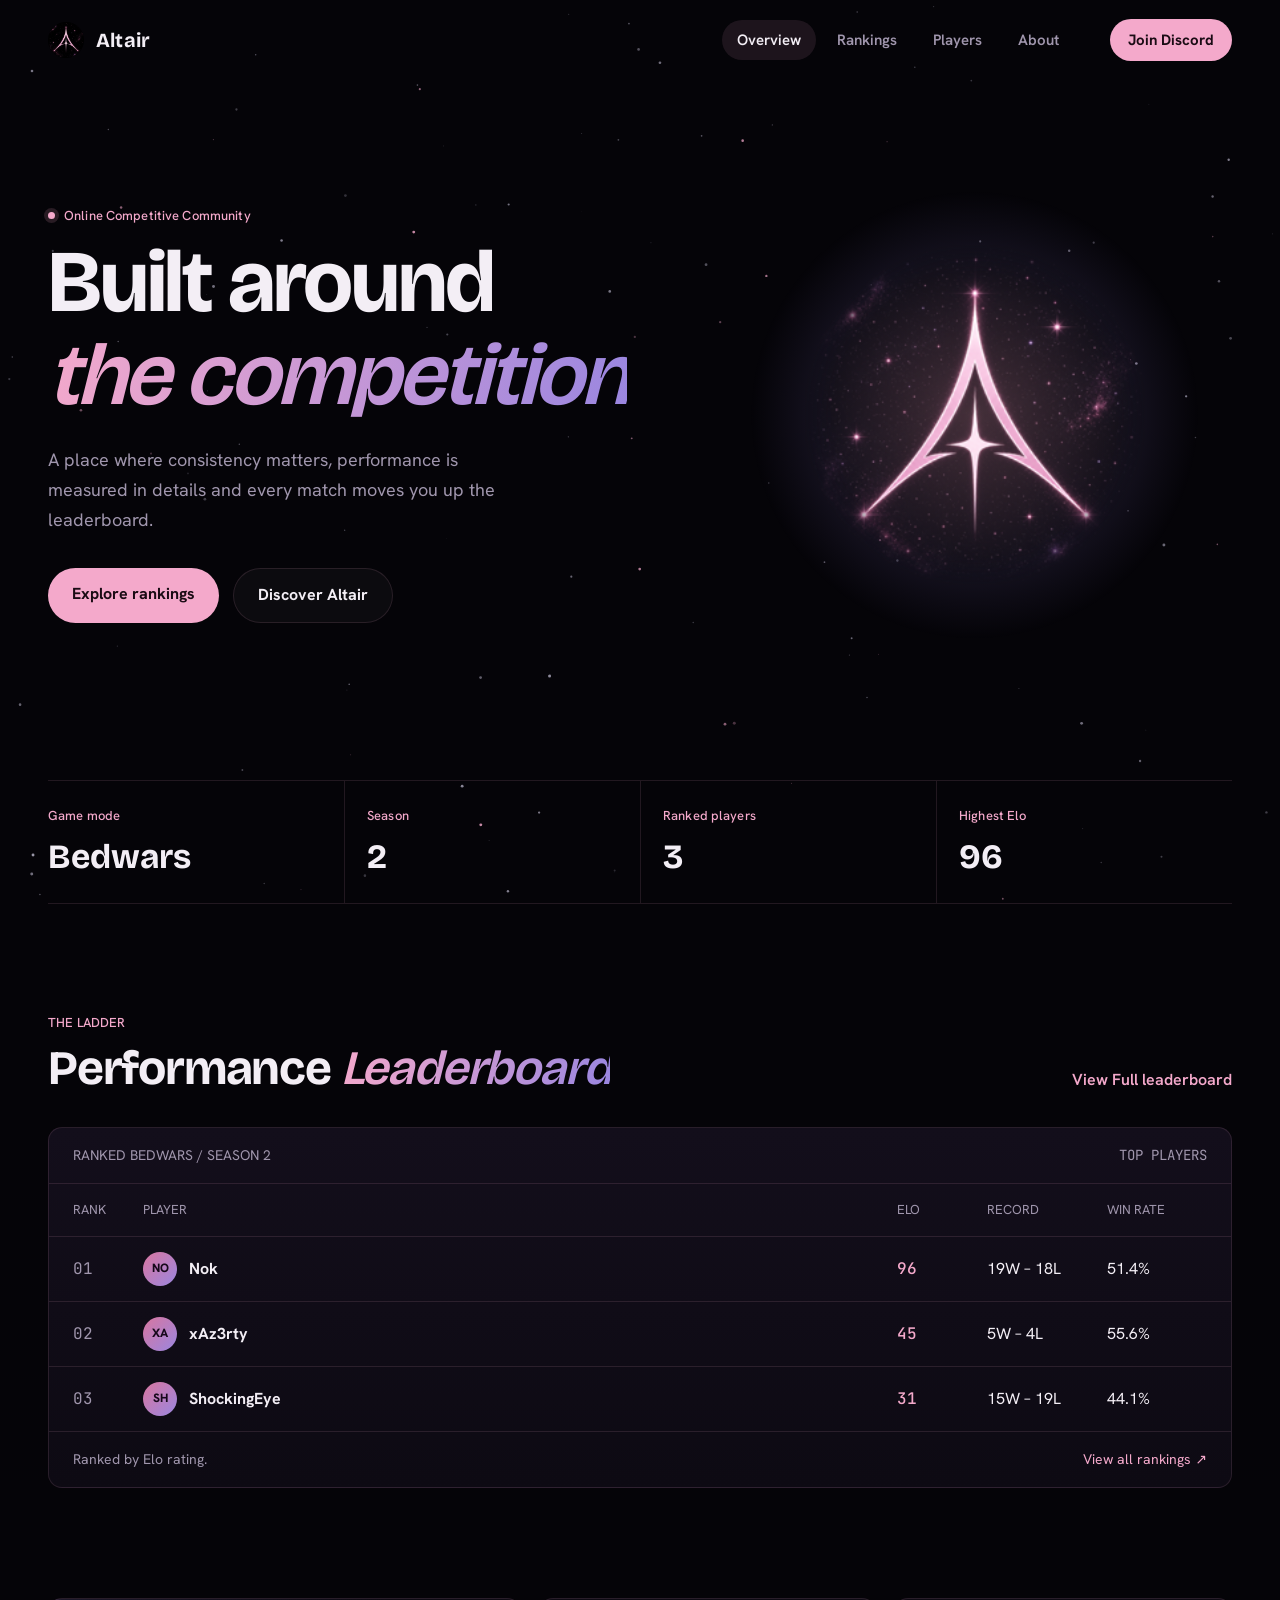
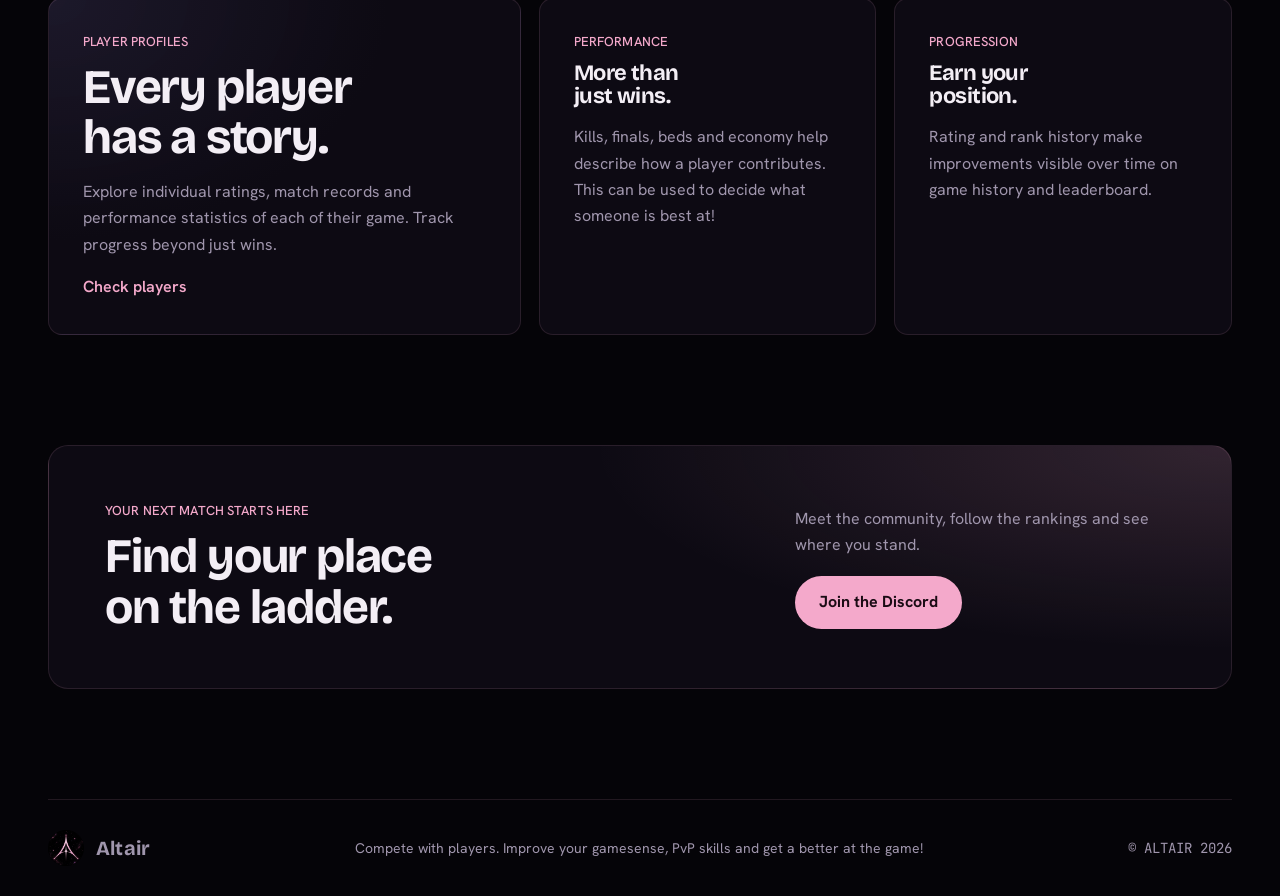
<file: index.html>
<!doctype html>
<html lang="en">
<head>
  <meta charset="utf-8">
  <meta name="viewport" content="width=device-width, initial-scale=1">
  <meta name="theme-color" content="#080d19">
  <meta name="description" content="Altair — a competitive Minecraft community built around skill, consistency and competition.">
  <title>Altair — Competitive Minecraft</title>
  <link rel="preconnect" href="https://fonts.googleapis.com">
  <link rel="preconnect" href="https://fonts.gstatic.com" crossorigin>
  <link href="https://fonts.googleapis.com/css2?family=Bricolage+Grotesque:opsz,wght@12..96,600;12..96,700&family=Hanken+Grotesk:wght@400;500;600;700&family=JetBrains+Mono:wght@400;500&display=swap" rel="stylesheet">
  <link rel="icon" href="altairLogo.png"><link rel="stylesheet" href="style.css">
</head>
<body>
  <div class="site-shell">
    <header class="topbar">
      <a class="brand" href="index.html" aria-label="Altair home">
        <img class="brand-mark" src="altairLogo.png" alt=""><span>Altair</span>
      </a>
      <button class="menu-toggle" id="menuToggle" aria-label="Toggle navigation" aria-expanded="false">☰</button>
      <nav class="nav-links" id="navLinks">
        <a class="active" href="index.html">Overview</a>
        <a href="leaderboard.html">Rankings</a>
        <a href="players.html">Players</a>
        <a href="about.html">About</a>
      </nav>
      <a class="nav-cta" href="https://discord.gg/HVEfteFdDG" target="_blank" rel="noopener">Join Discord</a>
    </header>

    <main>
      <section class="hero">
        <div class="hero-copy">
          <div class="eyebrow"><span class="status-dot"></span> Online Competitive Community</div>
          <h1>Built around<br><span>the competition</span></h1>
          <p class="hero-lede">A place where consistency matters, performance is measured in details and every match moves you up the leaderboard.</p>
          <div class="hero-actions">
            <a class="button button-primary" href="leaderboard.html">Explore rankings</a>
            <a class="button button-quiet" href="about.html">Discover Altair</a>
          </div>
          <div class="hero-footnote"><span class="mono">01 / 04</span><span class="rule"></span><span>COMPETE · IMPROVE · REPEAT</span></div>
        </div>
        <div class="hero-visual"><img class="hero-logo" id="heroLogo" src="altairLogo.png" alt="Altair logo"></div>
      </section>

      <section class="metrics-strip"><div><span class="metric-label">Game mode</span><strong>Bedwars</strong></div><div><span class="metric-label">Season</span><strong data-season>2</strong></div><div><span class="metric-label">Ranked players</span><strong data-count>–</strong></div><div><span class="metric-label">Highest Elo</span><strong data-top>–</strong></div></section>

      <section class="section-block">
        <div class="section-heading">
          <div><div class="eyebrow">THE LADDER</div><h2>Performance <span>Leaderboard</span></h2></div>
          <a class="text-link" href="leaderboard.html">View Full leaderboard</a>
        </div>
        <div class="leader-preview panel">
          <div class="table-topline"><span>RANKED BEDWARS / SEASON <span data-season>2</span></span><span class="mono">TOP PLAYERS</span></div>
          <div class="preview-row preview-head"><span>RANK</span><span>PLAYER</span><span>ELO</span><span>RECORD</span><span>WIN RATE</span></div>
          <div id="homeLeaderboard"></div>
          <div class="table-bottom"><span class="muted">Ranked by Elo rating.</span><a href="leaderboard.html">View all rankings ↗</a></div>
        </div>
      </section>

      <section class="section-block feature-grid">
        <article class="feature-card feature-large">
          <div class="eyebrow">PLAYER PROFILES</div>
          <h2>Every player<br>has a story.</h2>
          <p>Explore individual ratings, match records and performance statistics of each of their game. Track progress beyond just wins.</p>
          <a class="text-link" href="players.html">Check players</a>
          <div class="feature-watermark">PROFILE / 02</div>
        </article>
        <article class="feature-card">
          <div class="feature-number mono">03</div>
          <div class="eyebrow">PERFORMANCE</div>
          <h3>More than<br>just wins.</h3>
          <p>Kills, finals, beds and economy help describe how a player contributes. This can be used to decide what someone is best at!</p>
        </article>
        <article class="feature-card">
          <div class="feature-number mono">04</div>
          <div class="eyebrow">PROGRESSION</div>
          <h3>Earn your<br>position.</h3>
          <p>Rating and rank history make improvements visible over time on game history and leaderboard.</p>
        </article>
      </section>

      <section class="section-block community-block" id="community">
        <div><div class="eyebrow">YOUR NEXT MATCH STARTS HERE</div><h2>Find your place<br>on the ladder.</h2></div>
        <div class="community-right"><p>Meet the community, follow the rankings and see where you stand.</p><a class="button button-primary" href="https://discord.gg/HVEfteFdDG" target="_blank" rel="noopener">Join the Discord</a></div>
      </section>
    </main>

    <footer class="footer"><a class="brand" href="index.html"><img class="brand-mark" src="altairLogo.png" alt=""><span>Altair</span></a><span>Compete with players. Improve your gamesense, PvP skills and get a better at the game!</span><span class="mono">© ALTAIR 2026</span></footer>
  </div>
  <script src="data.js"></script><script src="script.js"></script>
</body>
</html>
</file>
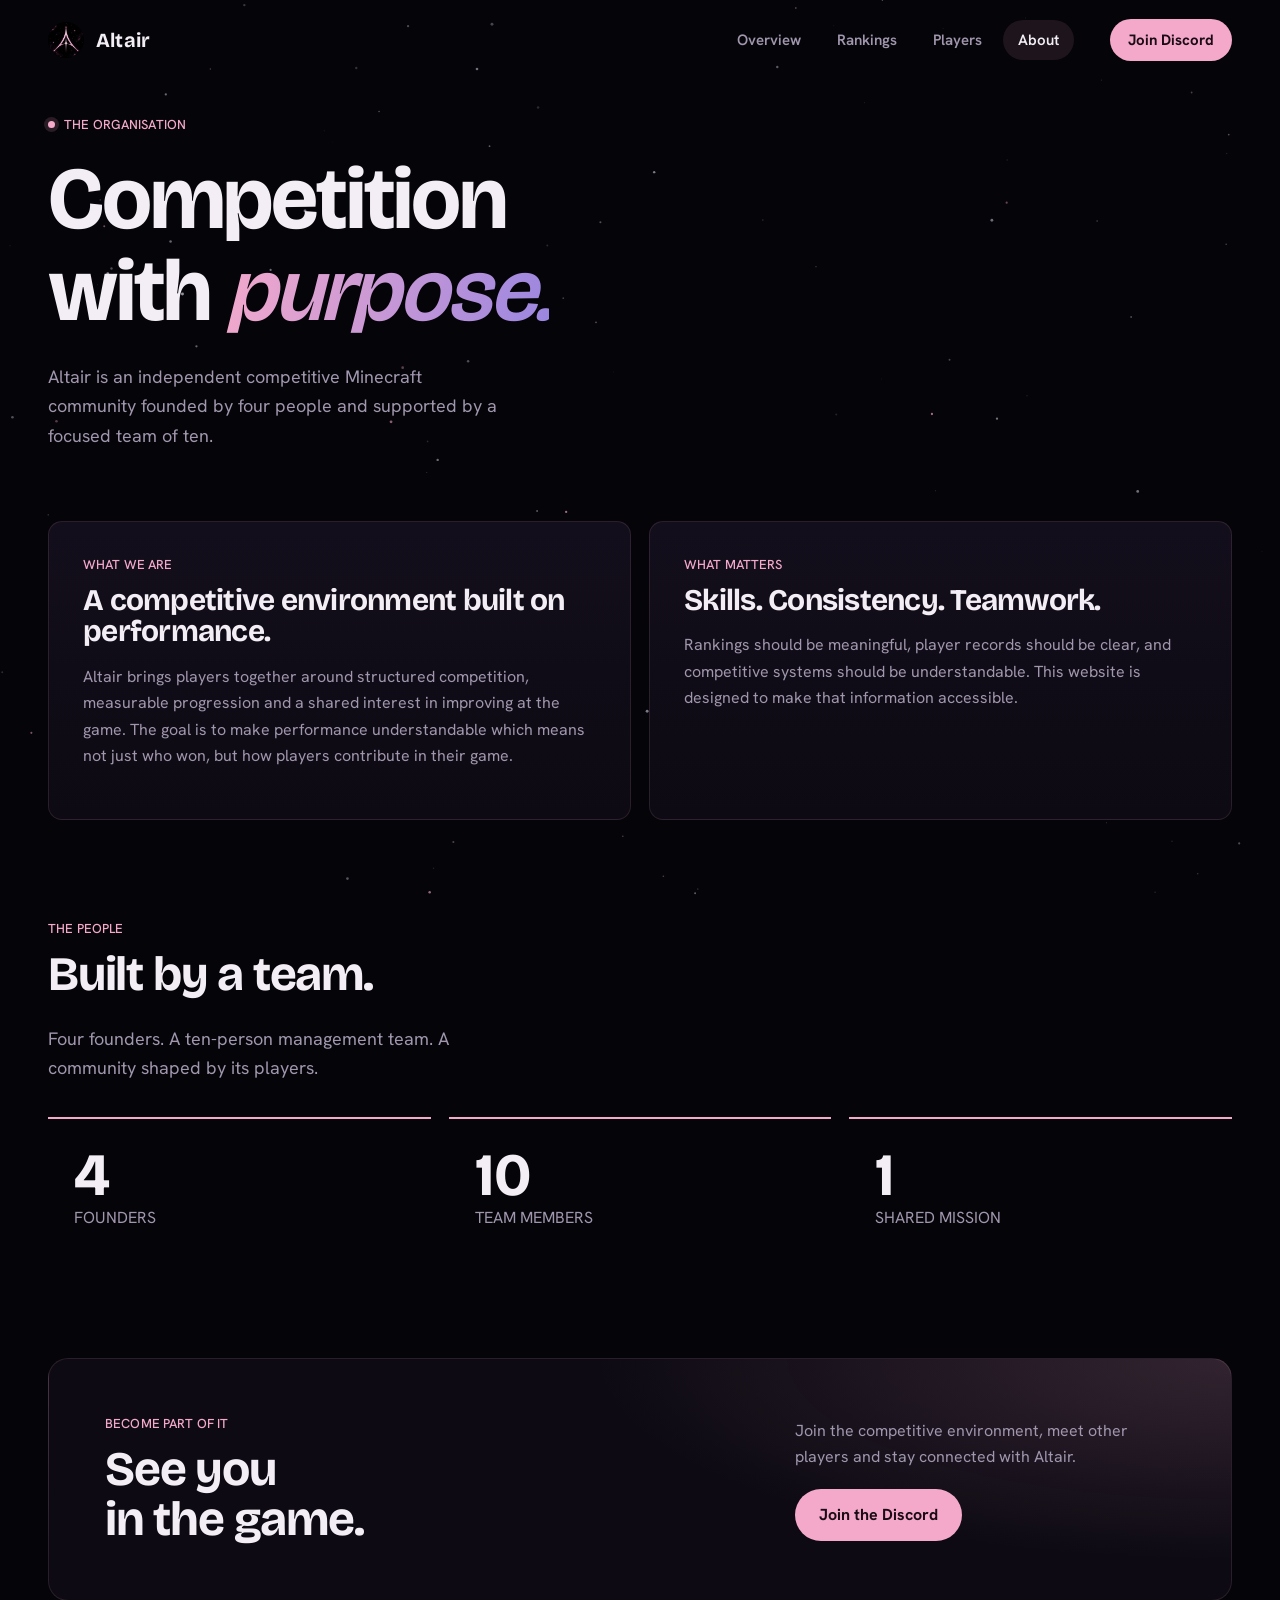
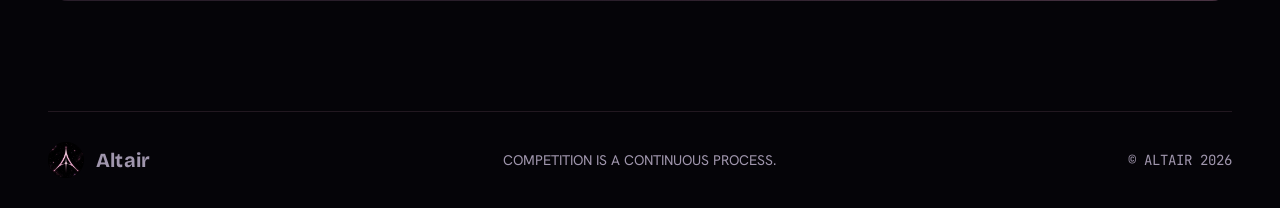
<file: about.html>
<!doctype html>
<html lang="en"><head><meta charset="utf-8"><meta name="viewport" content="width=device-width, initial-scale=1"><meta name="theme-color" content="#080d19"><title>About — Altair</title>
<link rel="preconnect" href="https://fonts.googleapis.com"><link rel="preconnect" href="https://fonts.gstatic.com" crossorigin><link href="https://fonts.googleapis.com/css2?family=Bricolage+Grotesque:opsz,wght@12..96,600;12..96,700&family=Hanken+Grotesk:wght@400;500;600;700&family=JetBrains+Mono:wght@400;500&display=swap" rel="stylesheet"><link rel="icon" href="altairLogo.png"><link rel="stylesheet" href="style.css"></head>
<body><div class="site-shell"><header class="topbar"><a class="brand" href="index.html"><img class="brand-mark" src="altairLogo.png" alt=""><span>Altair</span></a><button class="menu-toggle" id="menuToggle" aria-label="Toggle navigation" aria-expanded="false">☰</button><nav class="nav-links" id="navLinks"><a href="index.html">Overview</a><a href="leaderboard.html">Rankings</a><a href="players.html">Players</a><a class="active" href="about.html">About</a></nav><a class="nav-cta" href="https://discord.gg/HVEfteFdDG" target="_blank" rel="noopener">Join Discord</a></header>
<main class="inner-page">
<div class="page-kicker"><span class="status-dot"></span> THE ORGANISATION</div><section class="about-hero"><h1>Competition<br>with <span>purpose.</span></h1><p class="page-intro">Altair is an independent competitive Minecraft community founded by four people and supported by a focused team of ten.</p></section>
<section class="about-columns"><article class="about-copy panel"><div class="eyebrow">WHAT WE ARE</div><h2>A competitive environment built on performance.</h2><p>Altair brings players together around structured competition, measurable progression and a shared interest in improving at the game. The goal is to make performance understandable which means not just who won, but how players contribute in their game.</p></article><article class="about-copy panel"><div class="eyebrow">WHAT MATTERS</div><h2>Skills. Consistency. Teamwork.</h2><p>Rankings should be meaningful, player records should be clear, and competitive systems should be understandable. This website is designed to make that information accessible.</p></article></section>
<section class="team-section"><div class="eyebrow">THE PEOPLE</div><h2>Built by a team.</h2><p class="page-intro">Four founders. A ten-person management team. A community shaped by its players.</p><div class="team-stats"><div><strong>4</strong><span>FOUNDERS</span></div><div><strong>10</strong><span>TEAM MEMBERS</span></div><div><strong>1</strong><span>SHARED MISSION</span></div></div></section>
<section class="community-block" id="community"><div><div class="eyebrow">BECOME PART OF IT</div><h2>See you<br>in the game.</h2></div><div class="community-right"><p>Join the competitive environment, meet other players and stay connected with Altair.</p><a class="button button-primary" href="https://discord.gg/HVEfteFdDG" data-discord-link target="_blank" rel="noopener">Join the Discord</a></div></section>
</main><footer class="footer"><a class="brand" href="index.html"><img class="brand-mark" src="altairLogo.png" alt=""><span>Altair</span></a><span>COMPETITION IS A CONTINUOUS PROCESS.</span><span class="mono">© ALTAIR 2026</span></footer></div><script src="data.js"></script><script src="script.js"></script></body></html>
</file>
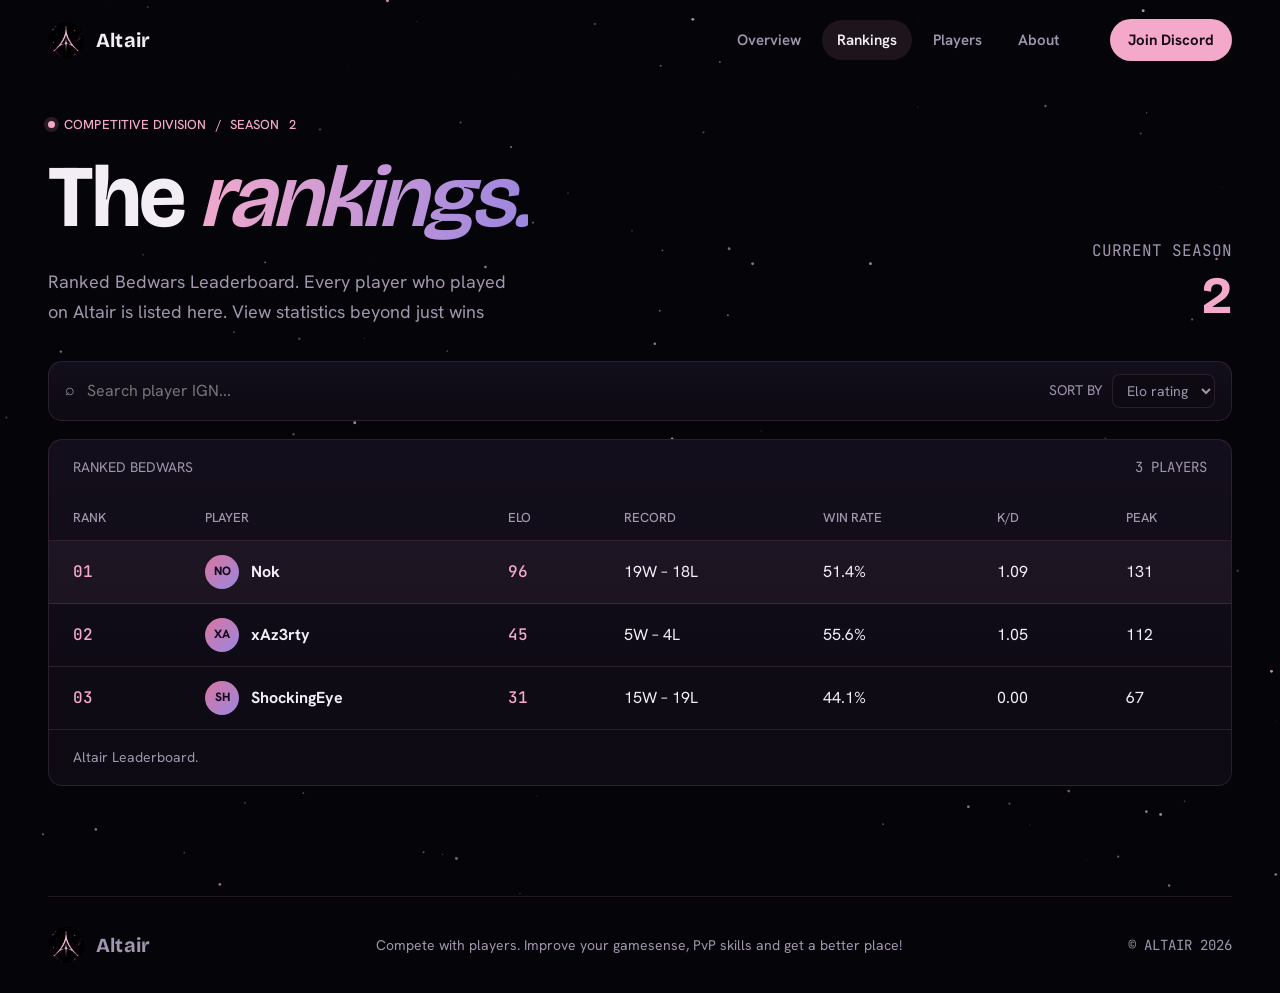
<file: leaderboard.html>
<!doctype html>
<html lang="en">
<head>
  <meta charset="utf-8"><meta name="viewport" content="width=device-width, initial-scale=1"><meta name="theme-color" content="#080d19">
  <title>Rankings — Altair</title>
  <link rel="preconnect" href="https://fonts.googleapis.com"><link rel="preconnect" href="https://fonts.gstatic.com" crossorigin>
  <link href="https://fonts.googleapis.com/css2?family=Bricolage+Grotesque:opsz,wght@12..96,600;12..96,700&family=Hanken+Grotesk:wght@400;500;600;700&family=JetBrains+Mono:wght@400;500&display=swap" rel="stylesheet">
  <link rel="icon" href="altairLogo.png"><link rel="stylesheet" href="style.css">
</head>
<body><div class="site-shell">
<header class="topbar"><a class="brand" href="index.html"><img class="brand-mark" src="altairLogo.png" alt=""><span>Altair</span></a><button class="menu-toggle" id="menuToggle" aria-label="Toggle navigation" aria-expanded="false">☰</button><nav class="nav-links" id="navLinks"><a href="index.html">Overview</a><a class="active" href="leaderboard.html">Rankings</a><a href="players.html">Players</a><a href="about.html">About</a></nav><a class="nav-cta" href="https://discord.gg/HVEfteFdDG" target="_blank" rel="noopener">Join Discord</a></header>
<main class="inner-page">
  <div class="page-kicker"><span class="status-dot"></span> COMPETITIVE DIVISION <span class="slash">/</span> SEASON <span data-season>2</span></div>
  <div class="page-title-row"><div><h1>The <span>rankings.</span></h1><p class="page-intro">Ranked Bedwars Leaderboard. Every player who played on Altair is listed here. View statistics beyond just wins</p></div><div class="season-stamp"><span class="mono">CURRENT SEASON</span><strong data-season>2</strong></div></div>
  <div class="toolbar panel">
    <label class="search-box"><span>⌕</span><input id="playerSearch" type="search" placeholder="Search player IGN..." autocomplete="off"></label>
    <div class="filter-group"><label for="sortSelect">SORT BY</label><select id="sortSelect"><option value="elo">Elo rating</option><option value="winRate">Win rate</option><option value="kdr">K/D ratio</option></select></div>
  </div>
  <div class="panel leaderboard-panel">
    <div class="table-topline"><span>RANKED BEDWARS</span><span class="mono" id="playerCount">0 PLAYERS</span></div>
    <div class="full-table-wrap"><table class="data-table"><thead><tr><th>RANK</th><th>PLAYER</th><th>ELO</th><th>RECORD</th><th>WIN RATE</th><th>K/D</th><th>PEAK</th></tr></thead><tbody id="leaderboardBody"></tbody></table></div>
    <div class="table-bottom"><span class="muted">Altair Leaderboard.</span><span class="mono" data-updated></span></div>
  </div>
</main>
<footer class="footer"><a class="brand" href="index.html"><img class="brand-mark" src="altairLogo.png" alt=""><span>Altair</span></a><span>Compete with players. Improve your gamesense, PvP skills and get a better place!</span><span class="mono">© ALTAIR 2026</span></footer>
</div><script src="data.js"></script><script src="script.js"></script></body></html>
</file>
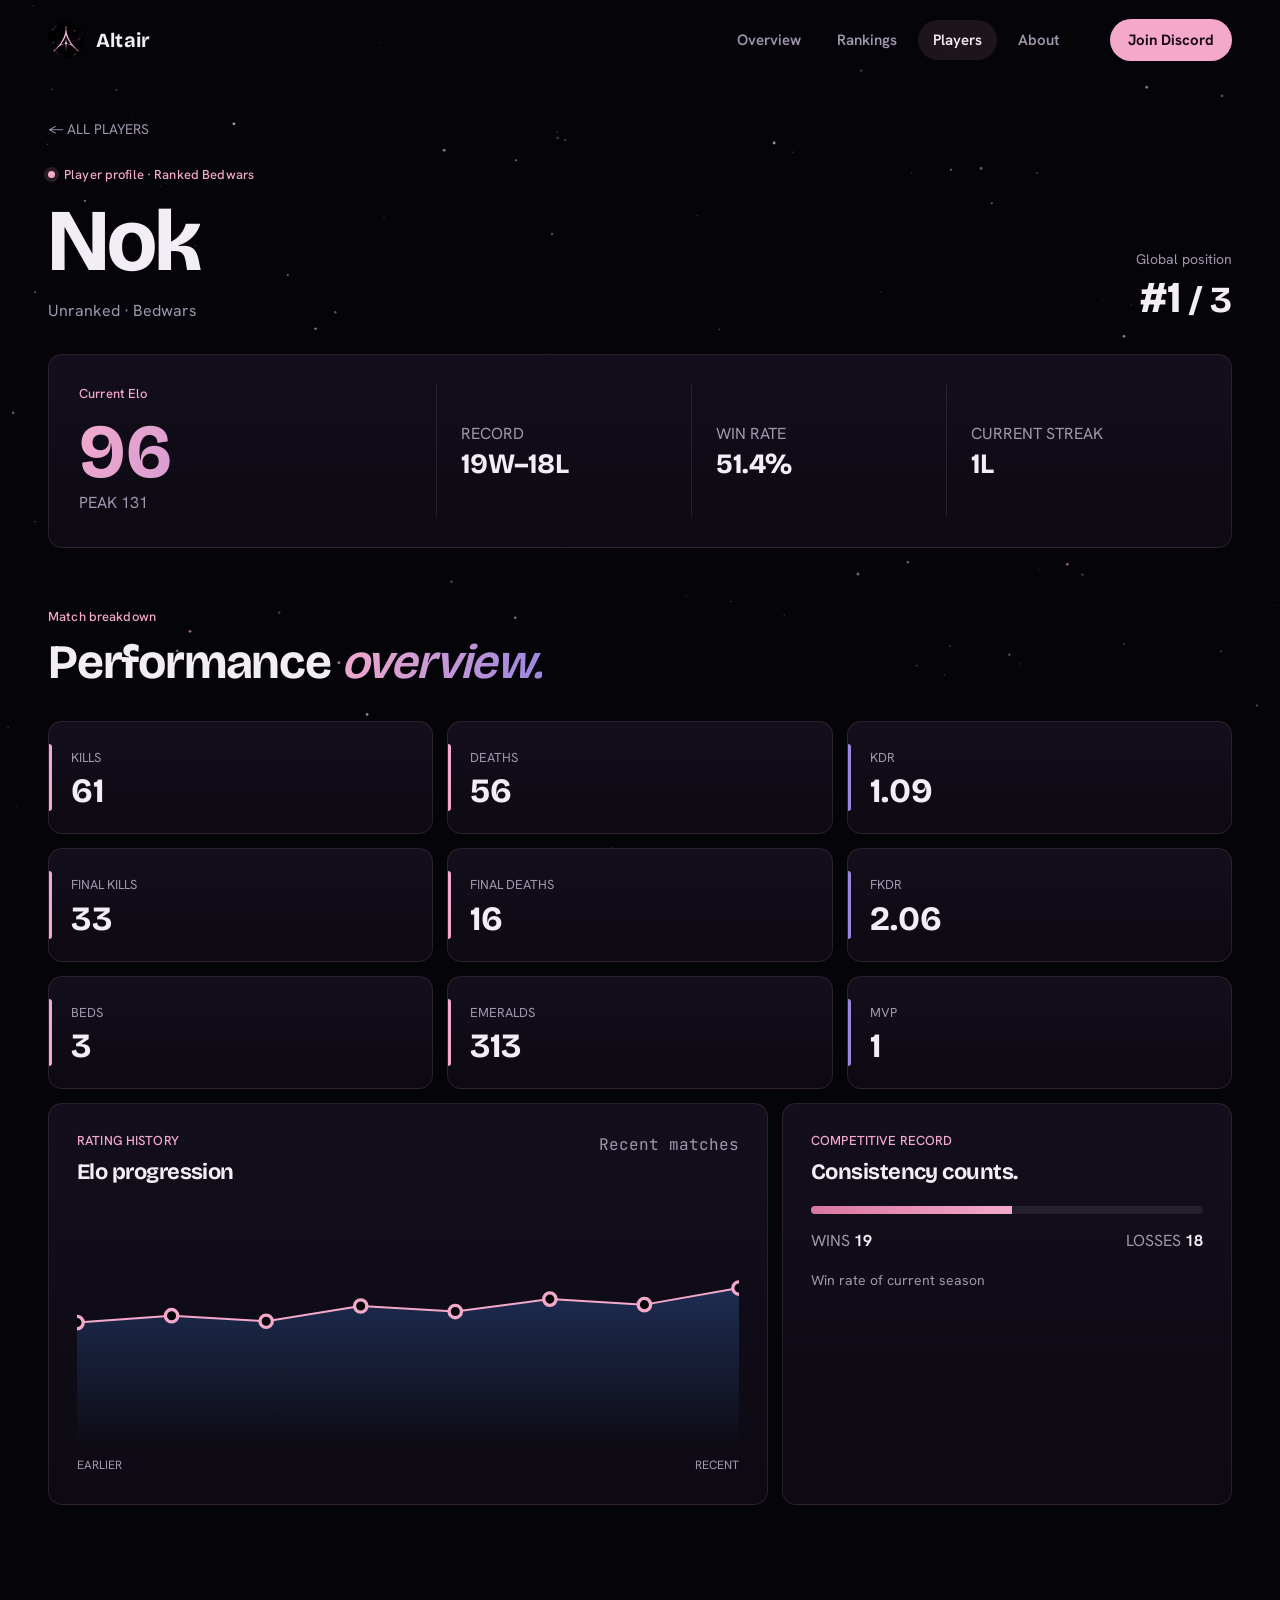
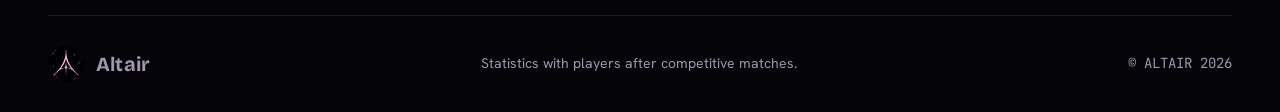
<file: player.html>
<!doctype html>
<html lang="en"><head><meta charset="utf-8"><meta name="viewport" content="width=device-width, initial-scale=1"><meta name="theme-color" content="#080d19"><title>Player profile — Altair</title>
<link rel="preconnect" href="https://fonts.googleapis.com"><link rel="preconnect" href="https://fonts.gstatic.com" crossorigin><link href="https://fonts.googleapis.com/css2?family=Bricolage+Grotesque:opsz,wght@12..96,600;12..96,700&family=Hanken+Grotesk:wght@400;500;600;700&family=JetBrains+Mono:wght@400;500&display=swap" rel="stylesheet"><link rel="icon" href="altairLogo.png"><link rel="stylesheet" href="style.css"></head>
<body><div class="site-shell"><header class="topbar"><a class="brand" href="index.html"><img class="brand-mark" src="altairLogo.png" alt=""><span>Altair</span></a><button class="menu-toggle" id="menuToggle" aria-label="Toggle navigation" aria-expanded="false">☰</button><nav class="nav-links" id="navLinks"><a href="index.html">Overview</a><a href="leaderboard.html">Rankings</a><a class="active" href="players.html">Players</a><a href="about.html">About</a></nav><a class="nav-cta" href="https://discord.gg/HVEfteFdDG" target="_blank" rel="noopener">Join Discord</a></header>
<main class="inner-page" id="profilePage"><a class="back-link" href="players.html">← ALL PLAYERS</a><div id="profileContent"></div></main>
<footer class="footer"><a class="brand" href="index.html"><img class="brand-mark" src="altairLogo.png" alt=""><span>Altair</span></a><span>Statistics with players after competitive matches.</span><span class="mono">© ALTAIR 2026</span></footer></div><script src="data.js"></script><script src="script.js"></script></body></html>
</file>
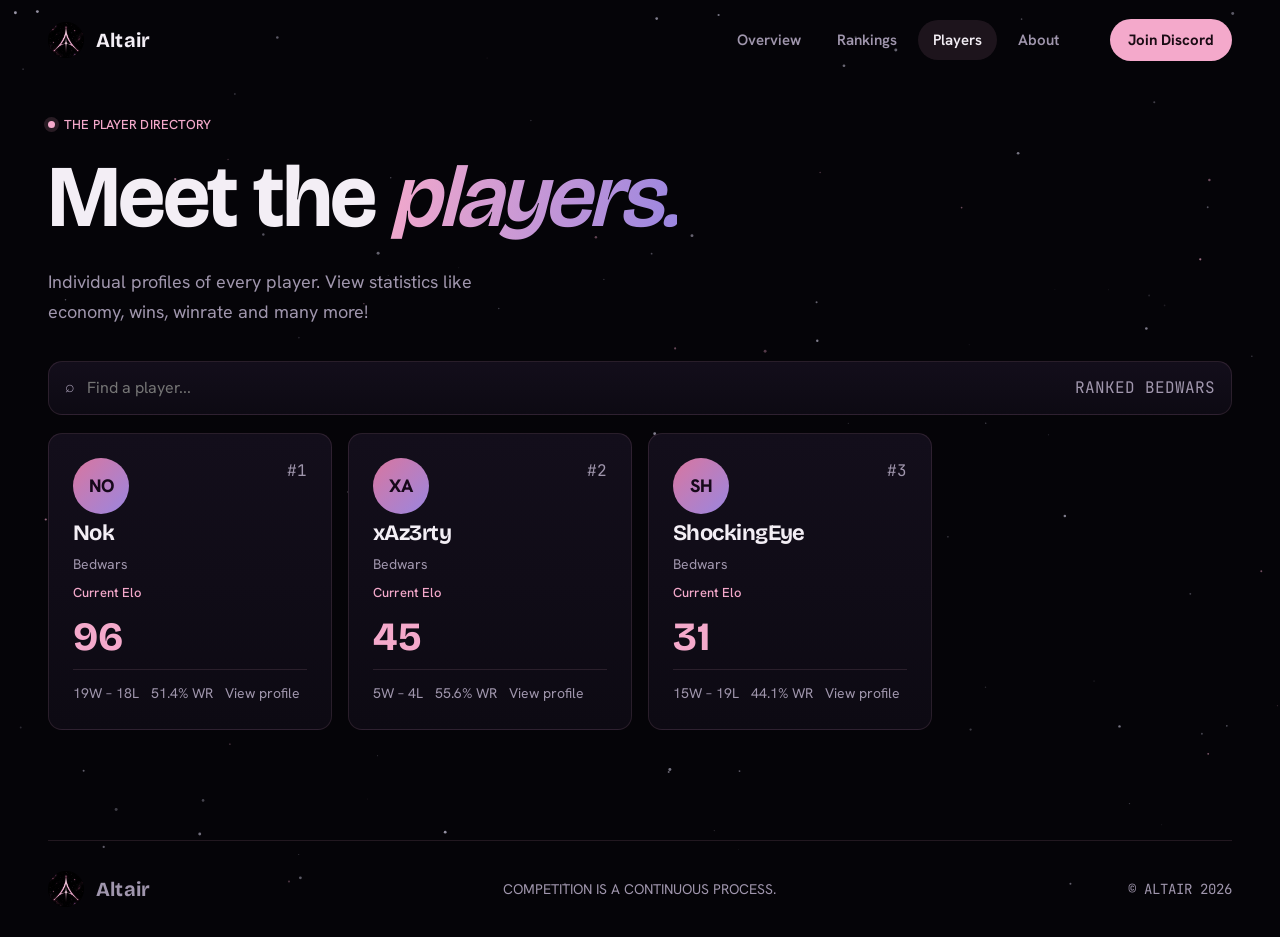
<file: players.html>
<!doctype html>
<html lang="en">
<head><meta charset="utf-8"><meta name="viewport" content="width=device-width, initial-scale=1"><meta name="theme-color" content="#080d19"><title>Players — Altair</title>
<link rel="preconnect" href="https://fonts.googleapis.com"><link rel="preconnect" href="https://fonts.gstatic.com" crossorigin><link href="https://fonts.googleapis.com/css2?family=Bricolage+Grotesque:opsz,wght@12..96,600;12..96,700&family=Hanken+Grotesk:wght@400;500;600;700&family=JetBrains+Mono:wght@400;500&display=swap" rel="stylesheet"><link rel="icon" href="altairLogo.png"><link rel="stylesheet" href="style.css"></head>
<body><div class="site-shell"><header class="topbar"><a class="brand" href="index.html"><img class="brand-mark" src="altairLogo.png" alt=""><span>Altair</span></a><button class="menu-toggle" id="menuToggle" aria-label="Toggle navigation" aria-expanded="false">☰</button><nav class="nav-links" id="navLinks"><a href="index.html">Overview</a><a href="leaderboard.html">Rankings</a><a class="active" href="players.html">Players</a><a href="about.html">About</a></nav><a class="nav-cta" href="https://discord.gg/HVEfteFdDG" target="_blank" rel="noopener">Join Discord</a></header>
<main class="inner-page"><div class="page-kicker"><span class="status-dot"></span> THE PLAYER DIRECTORY</div><div class="page-title-row"><div><h1>Meet the <span>players.</span></h1><p class="page-intro">Individual profiles of every player. View statistics like economy, wins, winrate and many more!</p></div></div>
<div class="toolbar panel"><label class="search-box"><span>⌕</span><input id="directorySearch" type="search" placeholder="Find a player..." autocomplete="off"></label><span class="mono muted">RANKED BEDWARS</span></div>
<div class="player-grid" id="playerGrid"></div>
</main><footer class="footer"><a class="brand" href="index.html"><img class="brand-mark" src="altairLogo.png" alt=""><span>Altair</span></a><span>COMPETITION IS A CONTINUOUS PROCESS.</span><span class="mono">© ALTAIR 2026</span></footer></div><script src="data.js"></script><script src="script.js"></script></body></html>
</file>
<file: style.css>
/* Altair — palette taken from the logo: void black, rose, soft violet */
:root{--bg:#050408;--panel:#0d0a13;--panel2:#130e1b;--line:rgba(244,169,203,.12);--text:#f3eef5;--muted:#a096ad;--rose:#f4a9cb;--rose2:#d9769f;--violet:#9a86e0;--font:"Hanken Grotesk",system-ui,sans-serif;--display:"Bricolage Grotesque","Hanken Grotesk",sans-serif;--mono:"JetBrains Mono",monospace}
*{box-sizing:border-box}html{scroll-behavior:smooth}
body{margin:0;background:var(--bg);color:var(--text);font:16px/1.65 var(--font)}
a{color:inherit;text-decoration:none}button,input,select{font:inherit;color:inherit}
:focus-visible{outline:2px solid var(--rose);outline-offset:3px;border-radius:4px}
#starfield{position:fixed;inset:0;width:100%;height:100%;z-index:0;pointer-events:none}
.site-shell{position:relative;z-index:1;width:min(1240px,100%);margin:0 auto;padding:0 28px}
.topbar{display:flex;align-items:center;gap:36px;height:80px}
.brand{display:inline-flex;align-items:center;gap:12px;font:700 20px var(--display);letter-spacing:.01em}
.brand-mark{width:36px;height:36px;mix-blend-mode:screen;border-radius:50%}
.nav-links{display:flex;gap:6px;margin-left:auto}
.nav-links a{padding:8px 15px;border-radius:99px;color:var(--muted);font-weight:600;font-size:15px;transition:.2s}
.nav-links a:hover{color:var(--text)}.nav-links a.active{color:var(--text);background:rgba(244,169,203,.1)}
.nav-cta{padding:9px 18px;border-radius:99px;background:var(--rose);color:#1a0b14;font-weight:700;font-size:15px;transition:.2s}
.nav-cta:hover{background:#fff}
.menu-toggle{display:none;background:none;border:0;font-size:24px}
h1,h2,h3{font-family:var(--display);margin:0;font-weight:700;letter-spacing:-.025em;line-height:1.05}
h1{font-size:clamp(44px,7vw,88px)}h2{font-size:clamp(30px,4vw,48px)}h3{font-size:22px}
h1 span,h2 span{font-style:italic;font-weight:600;background:linear-gradient(100deg,var(--rose),var(--violet));-webkit-background-clip:text;background-clip:text;color:transparent}
.eyebrow,.page-kicker,.metric-label{font:500 13px var(--font);color:var(--rose);letter-spacing:.01em;display:flex;align-items:center;gap:9px;margin-bottom:12px}
.mono,.elo-value,.rank-number{font-family:var(--mono)}.muted{color:var(--muted)}.small{font-size:14px}.tiny{font-size:13px}
.status-dot{width:7px;height:7px;border-radius:50%;background:var(--rose);box-shadow:0 0 0 4px rgba(244,169,203,.15);animation:pulse 2.4s infinite}
@keyframes pulse{50%{box-shadow:0 0 0 8px rgba(244,169,203,0)}}
.panel{background:linear-gradient(180deg,var(--panel2),var(--panel));border:1px solid var(--line);border-radius:14px}
.hero{display:grid;grid-template-columns:1.1fr .9fr;gap:40px;align-items:center;min-height:min(700px,86vh);padding:40px 0 70px}
.hero-lede,.page-intro{color:var(--muted);font-size:18px;max-width:46ch;margin:24px 0 0}
.hero h1,.page-title-row h1,.about-hero h1{margin-top:6px}
.hero-actions{display:flex;gap:14px;margin-top:34px;flex-wrap:wrap}
.button{display:inline-flex;padding:13px 24px;border-radius:99px;font-weight:700;transition:transform .2s,background .2s,box-shadow .2s}
.button:hover{transform:translateY(-2px)}
.button-primary{background:var(--rose);color:#1a0b14}.button-primary:hover{box-shadow:0 8px 30px rgba(244,169,203,.35)}
.button-quiet{border:1px solid var(--line);background:rgba(255,255,255,.03)}
.hero-footnote,.feature-number,.feature-watermark,.orbit,.visual-cross,.visual-index,.visual-caption{display:none}
.hero-visual{position:relative;display:grid;place-items:center;aspect-ratio:1}
.hero-visual:before{content:"";position:absolute;inset:6%;border-radius:50%;background:radial-gradient(circle,rgba(244,169,203,.28),rgba(154,134,224,.1) 50%,transparent 70%);animation:breathe 7s ease-in-out infinite}
.hero-logo{position:relative;width:min(340px,80%);mix-blend-mode:screen;-webkit-mask-image:radial-gradient(circle,#000 58%,transparent 72%);mask-image:radial-gradient(circle,#000 58%,transparent 72%);transform:translate(var(--mx,0),var(--my,0));transition:transform .25s ease-out}
@keyframes breathe{50%{transform:scale(1.08);opacity:.75}}
.hero-copy>*{animation:rise .8s cubic-bezier(.2,.7,.2,1) both}.hero-copy>*:nth-child(2){animation-delay:.1s}.hero-copy>*:nth-child(3){animation-delay:.2s}.hero-copy>*:nth-child(4){animation-delay:.3s}
@keyframes rise{from{opacity:0;transform:translateY(22px)}}
.metrics-strip{display:grid;grid-template-columns:repeat(4,1fr);border-block:1px solid var(--line)}
.metrics-strip div{padding:26px 22px;border-left:1px solid var(--line)}.metrics-strip div:first-child{border:0;padding-left:0}
.metrics-strip strong{display:block;font:700 34px var(--display)}.metrics-strip small{color:var(--muted)}
.section-block{margin-top:110px}
.section-heading,.page-title-row{display:flex;justify-content:space-between;align-items:flex-end;gap:24px;margin-bottom:34px}
.text-link{color:var(--rose);font-weight:600}.text-link:hover{text-decoration:underline}
.table-topline,.table-bottom{display:flex;justify-content:space-between;padding:16px 24px;color:var(--muted);font-size:14px}
.table-bottom{border-top:1px solid var(--line)}.table-bottom a{color:var(--rose)}
.preview-row{display:grid;grid-template-columns:70px 1fr 90px 120px 100px;align-items:center;padding:15px 24px;border-top:1px solid var(--line)}
.preview-head{color:var(--muted);font-size:13px}a.preview-row{transition:background .2s}a.preview-row:hover{background:rgba(244,169,203,.06)}
.player-cell,.table-player{display:flex;align-items:center;gap:12px}
.avatar-fallback,.avatar-large{display:grid;place-items:center;border-radius:50%;background:linear-gradient(135deg,var(--rose2),var(--violet));color:#16081a;font-weight:800;width:34px;height:34px;font-size:12px}
.avatar-large{width:56px;height:56px;font-size:18px}
.elo-value{color:var(--rose);font-weight:500}.rank-number{color:var(--muted)}
.feature-grid{display:grid;grid-template-columns:1.4fr 1fr 1fr;gap:18px}
.feature-card{padding:34px;border:1px solid var(--line);border-radius:14px;background:var(--panel);transition:border-color .25s}
.feature-card:hover{border-color:rgba(244,169,203,.35)}
.feature-card h2,.feature-card h3{margin:6px 0 14px}.feature-card p{color:var(--muted)}
.feature-large{background:radial-gradient(120% 120% at 0 0,rgba(154,134,224,.16),var(--panel) 60%)}
.community-block{display:flex;justify-content:space-between;align-items:center;gap:40px;padding:56px;border-radius:20px;border:1px solid var(--line);background:radial-gradient(90% 140% at 100% 0,rgba(244,169,203,.16),transparent 60%),var(--panel)}
.community-right{max-width:380px;display:grid;gap:18px;justify-items:start}.community-right p{margin:0;color:var(--muted)}
.footer{display:flex;justify-content:space-between;align-items:center;gap:20px;flex-wrap:wrap;margin-top:110px;padding:30px 0;border-top:1px solid var(--line);color:var(--muted);font-size:14px}
.inner-page{padding:36px 0 0}.page-title-row h1,.about-hero h1{margin-bottom:0}
.season-stamp{display:grid;text-align:right;color:var(--muted)}.season-stamp strong{font:700 52px var(--display);color:var(--rose)}
.toolbar{display:flex;gap:16px;align-items:center;justify-content:space-between;padding:12px 16px;margin-bottom:18px}
.search-box{display:flex;gap:10px;flex:1;color:var(--muted)}.search-box input{flex:1;background:none;border:0;outline:0;min-width:0}
.filter-group{display:flex;gap:10px;align-items:center;color:var(--muted);font-size:14px}
select{background:var(--panel);border:1px solid var(--line);border-radius:8px;padding:6px 10px}
.full-table-wrap{overflow-x:auto}.data-table{width:100%;border-collapse:collapse;min-width:680px}
.data-table th{text-align:left;padding:12px 24px;font-weight:500;font-size:13px;color:var(--muted)}
.data-table td{padding:14px 24px;border-top:1px solid var(--line)}.data-table tbody tr:hover{background:rgba(244,169,203,.05)}
.empty-state{padding:34px;text-align:center;color:var(--muted)}
.player-grid{display:grid;grid-template-columns:repeat(auto-fill,minmax(250px,1fr));gap:16px}
.directory-card{padding:24px;display:grid;gap:8px;transition:transform .2s,border-color .2s}.directory-card:hover{transform:translateY(-4px);border-color:rgba(244,169,203,.4)}
.directory-top{display:flex;justify-content:space-between}.directory-elo strong{display:block;font:700 40px var(--display);color:var(--rose)}
.directory-foot{display:flex;gap:12px;flex-wrap:wrap;color:var(--muted);font-size:14px;padding-top:12px;border-top:1px solid var(--line)}
.back-link{color:var(--muted);font-size:14px}
.profile-heading{display:flex;justify-content:space-between;align-items:flex-end;gap:20px;margin:24px 0 30px}
.profile-sub{color:var(--muted);margin-top:10px}.profile-rank{text-align:right;color:var(--muted);font-size:14px}.profile-rank strong{display:block;font:700 44px var(--display);color:var(--text)}
.profile-summary{display:grid;grid-template-columns:1.4fr 1fr 1fr 1fr;padding:30px}
.elo-block strong{display:block;font:700 76px/1 var(--display);background:linear-gradient(120deg,var(--rose),var(--violet));-webkit-background-clip:text;background-clip:text;color:transparent}
.summary-stat{display:grid;align-content:center;color:var(--muted);padding-left:24px;border-left:1px solid var(--line)}.summary-stat strong{font:700 28px var(--display);color:var(--text)}
.profile-section-heading{margin-top:60px}.stats-grid{display:grid;grid-template-columns:repeat(3,1fr);gap:14px}
.stat-card{padding:22px;position:relative;overflow:hidden}.stat-card strong{display:block;font:700 34px var(--display)}.stat-label{color:var(--muted);font-size:13px}
.stat-accent{position:absolute;left:0;top:22px;bottom:22px;width:3px;background:var(--rose);border-radius:0 3px 3px 0}.stat-accent.soft{background:var(--violet)}
.profile-lower{display:grid;grid-template-columns:1.6fr 1fr;gap:14px;margin-top:14px}.history-panel,.record-panel{padding:28px}
.panel-heading{display:flex;justify-content:space-between;margin-bottom:16px}
.chart-line{fill:none;stroke:var(--rose);stroke-width:2;stroke-linejoin:round;vector-effect:non-scaling-stroke}
.chart-area{fill:url(#chartFill)}.chart-point{fill:var(--bg);stroke:var(--rose);stroke-width:1.5}
.chart-axis{display:flex;justify-content:space-between;color:var(--muted);font-size:12px}
.record-bar{height:8px;border-radius:8px;background:rgba(255,255,255,.08);margin:22px 0 14px;overflow:hidden}.record-bar span{display:block;height:100%;background:linear-gradient(90deg,var(--rose2),var(--rose))}
.record-legend{display:flex;justify-content:space-between;color:var(--muted)}.record-legend strong{color:var(--text)}
.not-found{padding:50px;margin-top:30px}
.about-hero{margin:20px 0 70px}.about-columns{display:grid;grid-template-columns:1fr 1fr;gap:18px}.about-copy{padding:34px}.about-copy p{color:var(--muted)}.about-copy h2{font-size:30px;margin:8px 0 14px}
.team-section{margin:100px 0}.team-stats{display:grid;grid-template-columns:repeat(3,1fr);gap:18px;margin-top:34px}
.team-stats div{padding:26px;border-top:2px solid var(--rose)}.team-stats strong{display:block;font:700 60px/1 var(--display)}.team-stats span{color:var(--muted)}
@media(max-width:860px){.hero,.feature-grid,.about-columns,.profile-lower{grid-template-columns:1fr}.hero-visual{order:-1;max-width:300px;margin:0 auto}.metrics-strip{grid-template-columns:1fr 1fr}.metrics-strip div:nth-child(3){border-left:0;padding-left:0}.stats-grid{grid-template-columns:1fr 1fr}.profile-summary{grid-template-columns:1fr 1fr;gap:20px}.community-block{flex-direction:column;align-items:flex-start;padding:34px}.preview-row{grid-template-columns:44px 1fr 60px 80px}.preview-row>:nth-child(5){display:none}
.menu-toggle{display:block;margin-left:auto}.nav-links{display:none;position:absolute;top:76px;left:20px;right:20px;flex-direction:column;background:var(--panel);border:1px solid var(--line);border-radius:14px;padding:10px;z-index:9}.nav-links.is-open{display:flex}.nav-cta{display:none}.page-title-row,.profile-heading{flex-direction:column;align-items:flex-start}.profile-rank,.season-stamp{text-align:left}}
@media(prefers-reduced-motion:reduce){*,*:before{animation:none!important;transition:none!important}}
.data-table tbody tr:nth-child(-n+3) .rank-number{color:var(--rose);font-weight:500}.data-table tbody tr:first-child td{background:rgba(244,169,203,.05)}
</file>
